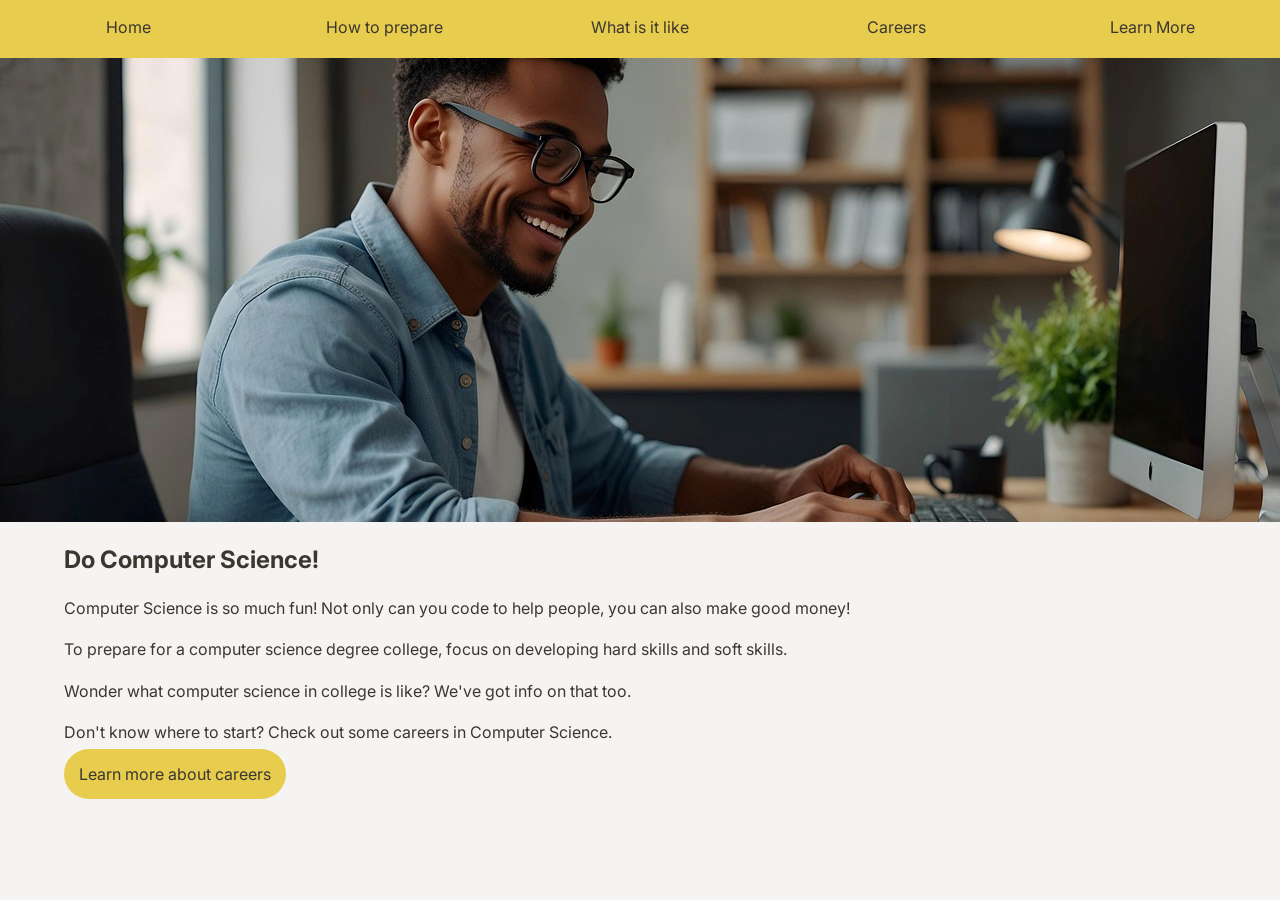
<file: index.html>
<!DOCTYPE html>
<html lang="en">
<head>
    <meta charset="UTF-8">
    <title>Class List</title>
    <meta name="viewport" content="width=device-width, initial-scale=1.0">
    <link rel="stylesheet" href="styling/styling.css">
</head>
<body>
    <script src="components/navbar.js"></script>
    <img class="hero-image" src="images/hero-image.jpg">
    <main>
        <h2>Do Computer Science!</h2>
        <p>Computer Science is so much fun! Not only can you code to help people, you can also make good money!</p>
        <p>To prepare for a computer science degree college, focus on developing hard skills and soft skills.</p>
        <p>Wonder what computer science in college is like? We've got info on that too.</p>
        <p>Don't know where to start? Check out some careers in Computer Science.</p>

        <a class="navbutton" href="./careers.html">Learn more about careers</a>

    </main>
</body>
</html>
</file>
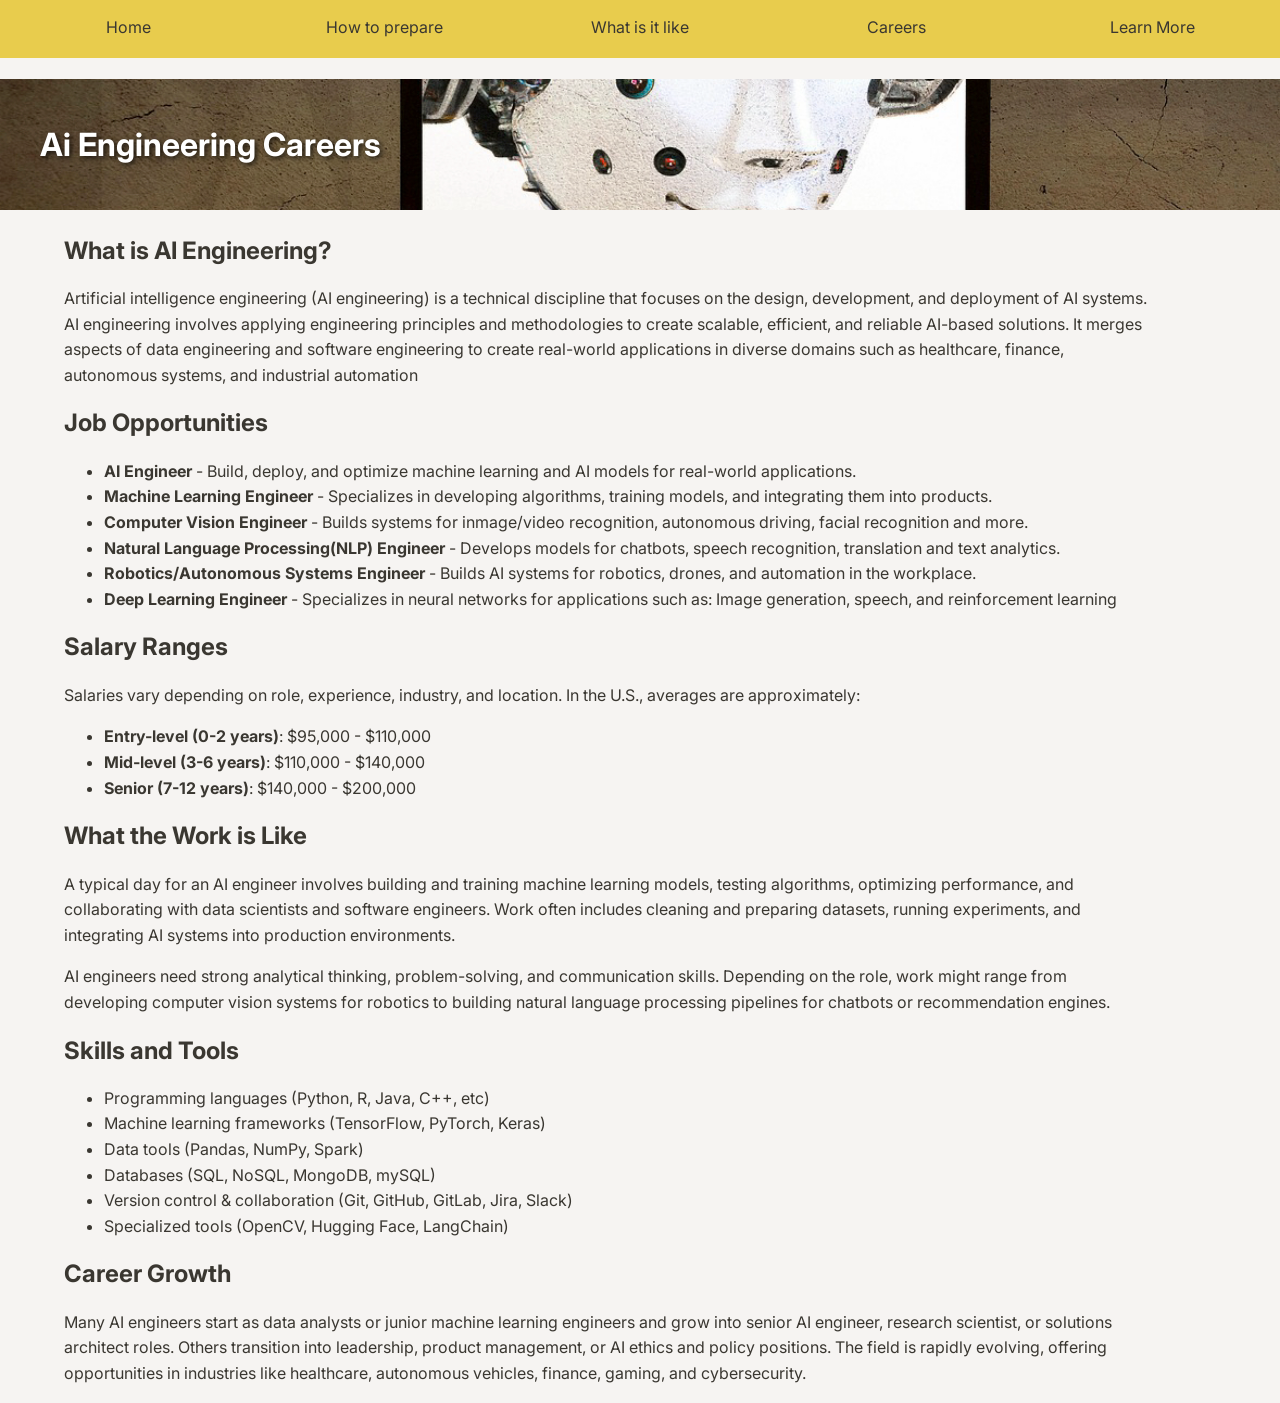
<file: ai-engineer.html>
<!DOCTYPE html>
<html lang="en">
<head>
    <meta charset="UTF-8">
    <title>AI Engineering Careers</title>
    <meta name="viewport" content="width=device-width, initial-scale=1.0">
    <link rel="stylesheet" href="styling/styling.css">
</head>
<body>
    <header>
        <script src="components/navbar.js"></script>
        <h1 class="ai-title">Ai Engineering Careers</h1>
    </header>
    <main>
        

        <h2>What is AI Engineering?</h2>
        <p>
            Artificial intelligence engineering (AI engineering) is a technical discipline that focuses on the design, development, and deployment of AI systems.
            AI engineering involves applying engineering principles and methodologies to create scalable, efficient, and reliable AI-based solutions. 
            It merges aspects of data engineering and software engineering to create real-world applications in diverse domains such as healthcare, 
            finance, autonomous systems, and industrial automation
        </p>

        <h2>Job Opportunities</h2>
        <ul>
            <li><strong>AI Engineer</strong> - Build, deploy, and optimize machine learning and AI models for real-world applications.</li>
            <li><strong>Machine Learning Engineer</strong> - Specializes in developing algorithms, training models, and integrating them into products.</li>
            <li><strong>Computer Vision Engineer</strong> - Builds systems for inmage/video recognition, autonomous driving, facial recognition and more.</li>
            <li><strong>Natural Language Processing(NLP) Engineer</strong> - Develops models for chatbots, speech recognition, translation and text analytics.</li>
            <li><strong>Robotics/Autonomous Systems Engineer</strong> - Builds AI systems for robotics, drones, and automation in the workplace.</li>
            <li><strong>Deep Learning Engineer</strong> - Specializes in neural networks for applications such as: Image generation, speech, and reinforcement learning</li>
        </ul>

        <h2>Salary Ranges</h2>
        <p>
            Salaries vary depending on role, experience, industry, and location. In the U.S., 
            averages are approximately:
        </p>
        <ul>
            <li><strong>Entry-level (0-2 years)</strong>: $95,000 - $110,000</li>
            <li><strong>Mid-level (3-6 years)</strong>: $110,000 - $140,000</li>
            <li><strong>Senior (7-12 years)</strong>: $140,000 - $200,000</li>
        </ul>

        <h2>What the Work is Like</h2>
        <p>
            A typical day for an AI engineer involves building and training machine learning models, 
            testing algorithms, optimizing performance, and collaborating with data scientists and 
            software engineers. Work often includes cleaning and preparing datasets, running experiments, 
            and integrating AI systems into production environments.
        </p>
        <p>
            AI engineers need strong analytical thinking, problem-solving, and communication skills. 
            Depending on the role, work might range from developing computer vision systems for robotics 
            to building natural language processing pipelines for chatbots or recommendation engines.
        </p>

        <h2>Skills and Tools</h2>
        <ul>
            <li>Programming languages (Python, R, Java, C++, etc)</li>
            <li>Machine learning frameworks (TensorFlow, PyTorch, Keras)</li>
            <li>Data tools (Pandas, NumPy, Spark)</li>
            <li>Databases (SQL, NoSQL, MongoDB, mySQL)</li>
            <li>Version control & collaboration (Git, GitHub, GitLab, Jira, Slack)</li>
            <li>Specialized tools (OpenCV, Hugging Face, LangChain)</li>
        </ul>

        <h2>Career Growth</h2>
        <p>
            Many AI engineers start as data analysts or junior machine learning engineers and grow into 
            senior AI engineer, research scientist, or solutions architect roles. Others transition into 
            leadership, product management, or AI ethics and policy positions. The field is rapidly 
            evolving, offering opportunities in industries like healthcare, autonomous vehicles, finance, 
            gaming, and cybersecurity.
        </p>

    </main>

</body>
</html>
</file>
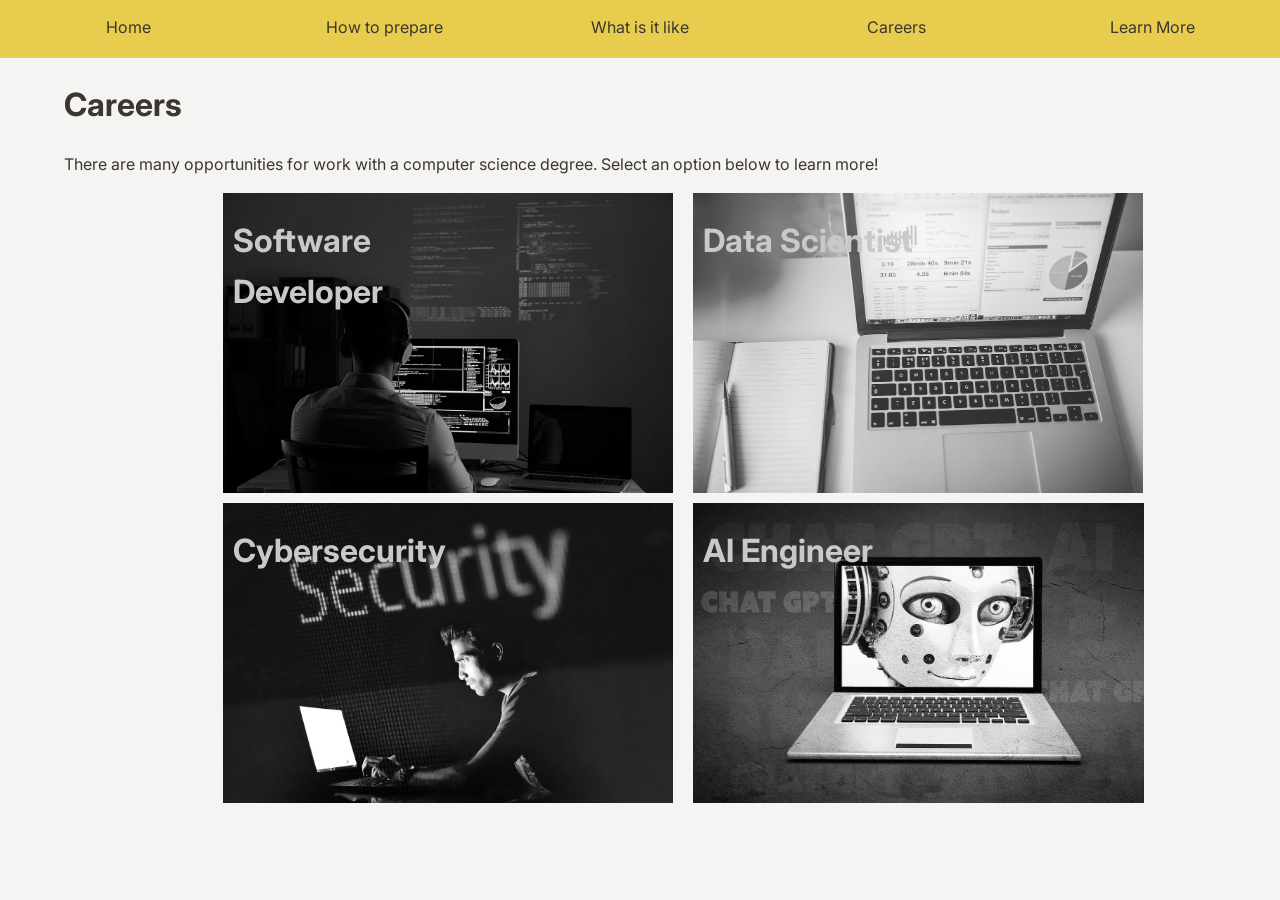
<file: careers.html>
<!DOCTYPE html>
<html lang="en">
<head>
    <meta charset="UTF-8">
    <title>Careers In Computer Science</title>
    <meta name="viewport" content="width=device-width, initial-scale=1.0">
    <link rel="stylesheet" href="styling/styling.css">
</head>
<body>
    <script src="components/navbar.js"></script>
    <main>
        <h1>Careers</h1>
        <p>
           There are many opportunities for work with a computer science degree. Select an option below to learn more!
        </p>
        <div class="careers-grid">
          <div class="careers-grid-item">
              <a href="software-dev.html">
                  <img src="images/software-dev.jpg" alt="Software Development" height="100%">
                  <h1 class="career-title">Software Developer</h1>
              </a>
          </div>
          <div class="careers-grid-item">
              <a href="cyber-security.html">
                  <img src="images/cyber.jpg" alt="Cybersecurity" height="100%">
                  <h1 class="career-title">Cybersecurity</h1>
              </a>
          </div>
          <div class="careers-grid-item">
              <a href="data-analysis.html">
                  <img src="images/data-analyist.jpg" alt="Data Scientist" height="100%">
                  <h1 class="career-title">Data Scientist</h1>
              </a>
          </div>
          <div class="careers-grid-item">
              <a href="ai-engineer.html">
                  <img src="images/ai-engineer.jpg" alt="AI Engineer" height="100%">
                  <h1 class="career-title">AI Engineer</h1>
              </a>
          </div>
        </div>

        <div class="clear"></div>
    </main>
</body>
</html>
</file>
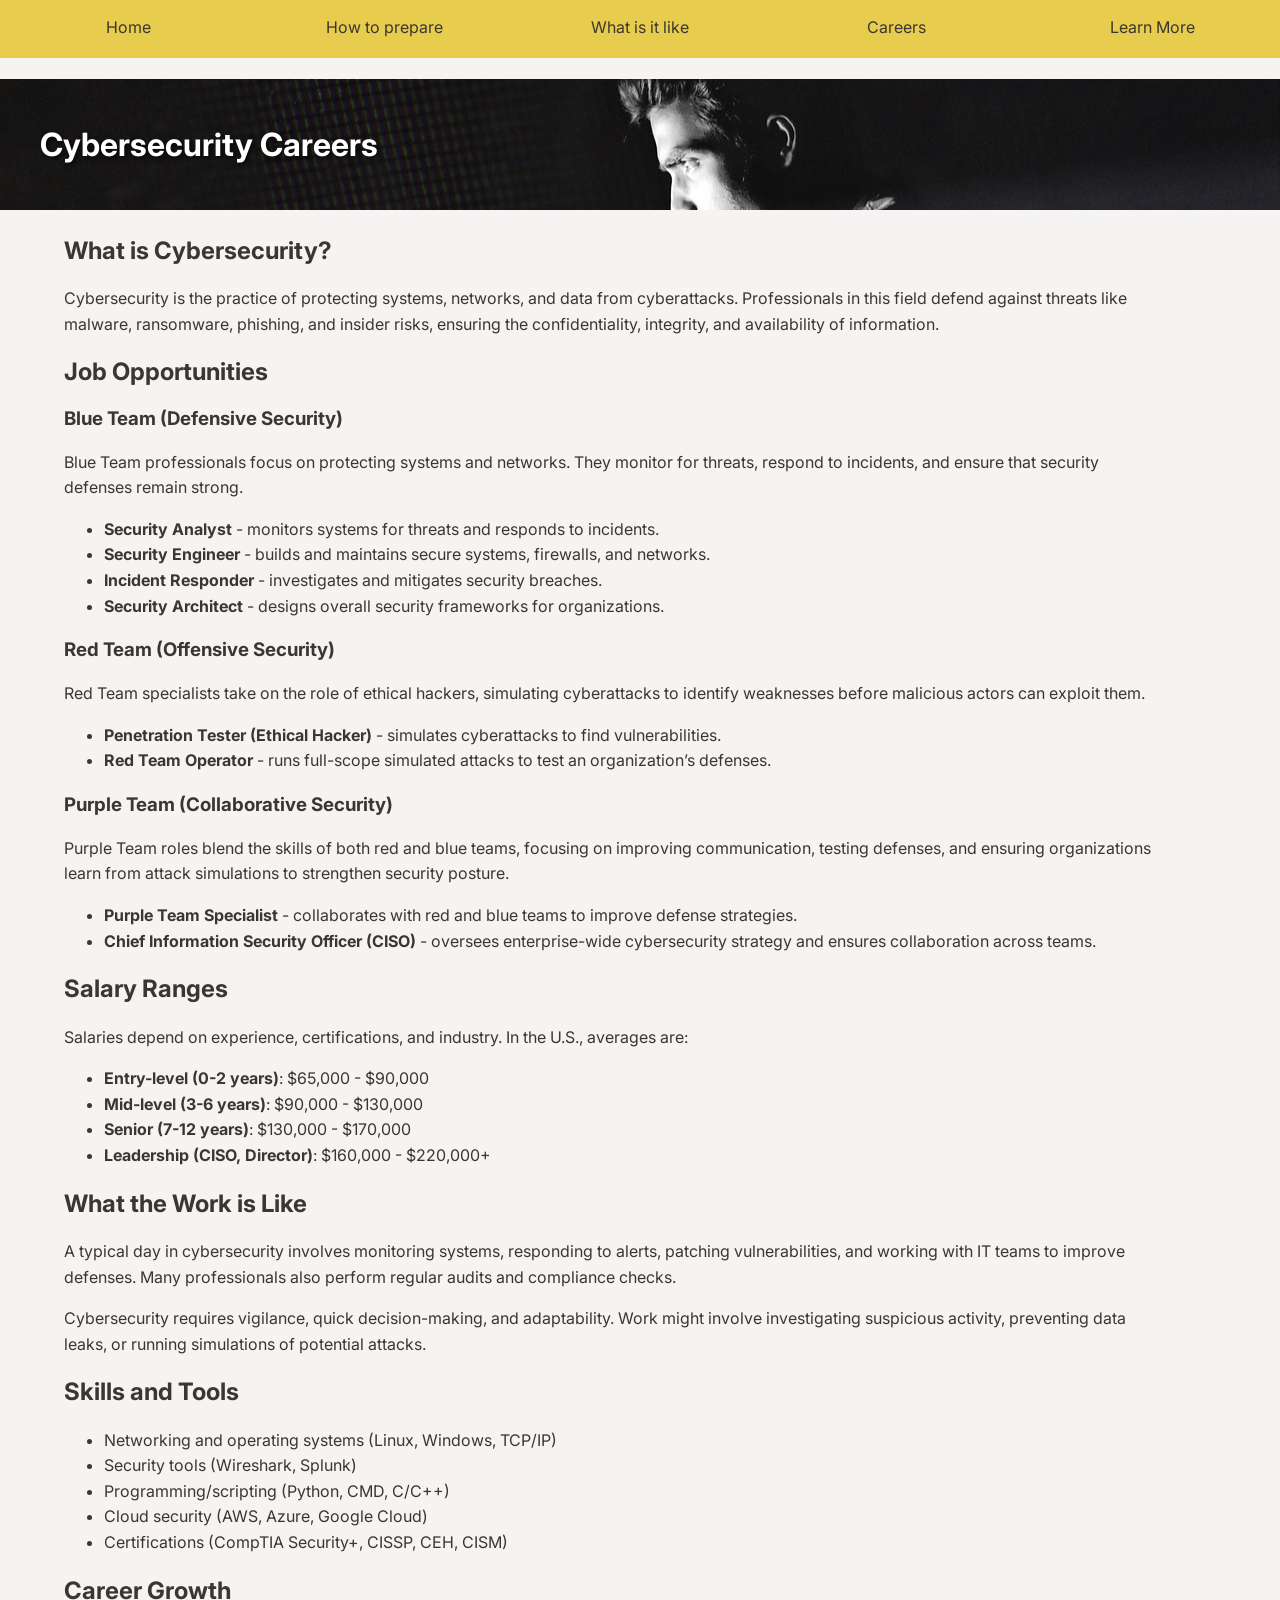
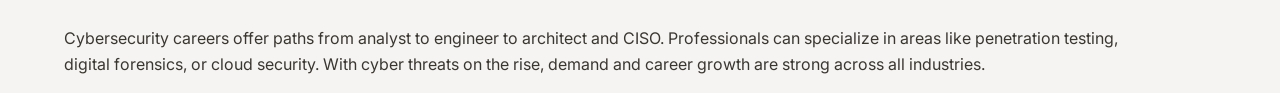
<file: cyber-security.html>
<!DOCTYPE html>
<html lang="en">
<head>
    <meta charset="UTF-8">
    <title>Cybersecurity Careers</title>
    <meta name="viewport" content="width=device-width, initial-scale=1.0">
    <link rel="stylesheet" href="styling/styling.css">
</head>
<body>
    <header>
        <script src="components/navbar.js"></script>

        <h1 class="cs-title">Cybersecurity Careers</h1>
    </header>
    <main>
        
        <h2>What is Cybersecurity?</h2>
        <p>
            Cybersecurity is the practice of protecting systems, networks, and data from cyberattacks. 
            Professionals in this field defend against threats like malware, ransomware, phishing, 
            and insider risks, ensuring the confidentiality, integrity, and availability of information.
        </p>

            <h2>Job Opportunities</h2>

            <h3>Blue Team (Defensive Security)</h3>
            <p>
                Blue Team professionals focus on protecting systems and networks. 
                They monitor for threats, respond to incidents, and ensure that security defenses remain strong.
            </p>
            <ul>
                <li><strong>Security Analyst</strong> - monitors systems for threats and responds to incidents.</li>
                <li><strong>Security Engineer</strong> - builds and maintains secure systems, firewalls, and networks.</li>
                <li><strong>Incident Responder</strong> - investigates and mitigates security breaches.</li>
                <li><strong>Security Architect</strong> - designs overall security frameworks for organizations.</li>
            </ul>

            <h3>Red Team (Offensive Security)</h3>
            <p>
                Red Team specialists take on the role of ethical hackers, simulating cyberattacks 
                to identify weaknesses before malicious actors can exploit them.
            </p>
            <ul>
                <li><strong>Penetration Tester (Ethical Hacker)</strong> - simulates cyberattacks to find vulnerabilities.</li>
                <li><strong>Red Team Operator</strong> - runs full-scope simulated attacks to test an organization’s defenses.</li>
            </ul>

            <h3>Purple Team (Collaborative Security)</h3>
            <p>
                Purple Team roles blend the skills of both red and blue teams, focusing on improving communication, 
                testing defenses, and ensuring organizations learn from attack simulations to strengthen security posture.
            </p>
            <ul>
                <li><strong>Purple Team Specialist</strong> - collaborates with red and blue teams to improve defense strategies.</li>
                <li><strong>Chief Information Security Officer (CISO)</strong> - oversees enterprise-wide cybersecurity strategy and ensures collaboration across teams.</li>
            </ul>


        <h2>Salary Ranges</h2>
        <p>
            Salaries depend on experience, certifications, and industry. In the U.S., averages are:
        </p>
        <ul>
            <li><strong>Entry-level (0-2 years)</strong>: $65,000 - $90,000</li>
            <li><strong>Mid-level (3-6 years)</strong>: $90,000 - $130,000</li>
            <li><strong>Senior (7-12 years)</strong>: $130,000 - $170,000</li>
            <li><strong>Leadership (CISO, Director)</strong>: $160,000 - $220,000+</li>
        </ul>

        <h2>What the Work is Like</h2>
        <p>
            A typical day in cybersecurity involves monitoring systems, responding to alerts, 
            patching vulnerabilities, and working with IT teams to improve defenses. 
            Many professionals also perform regular audits and compliance checks.
        </p>
        <p>
            Cybersecurity requires vigilance, quick decision-making, and adaptability. 
            Work might involve investigating suspicious activity, preventing data leaks, 
            or running simulations of potential attacks.
        </p>

        <h2>Skills and Tools</h2>
        <ul>
            <li>Networking and operating systems (Linux, Windows, TCP/IP)</li>
            <li>Security tools (Wireshark, Splunk)</li>
            <li>Programming/scripting (Python, CMD, C/C++)</li>
            <li>Cloud security (AWS, Azure, Google Cloud)</li>
            <li>Certifications (CompTIA Security+, CISSP, CEH, CISM)</li>
        </ul>

        <h2>Career Growth</h2>
        <p>
            Cybersecurity careers offer paths from analyst to engineer to architect and CISO. 
            Professionals can specialize in areas like penetration testing, digital forensics, 
            or cloud security. With cyber threats on the rise, demand and career growth are strong 
            across all industries.
        </p>
    </main>
</body>
</html>
</file>
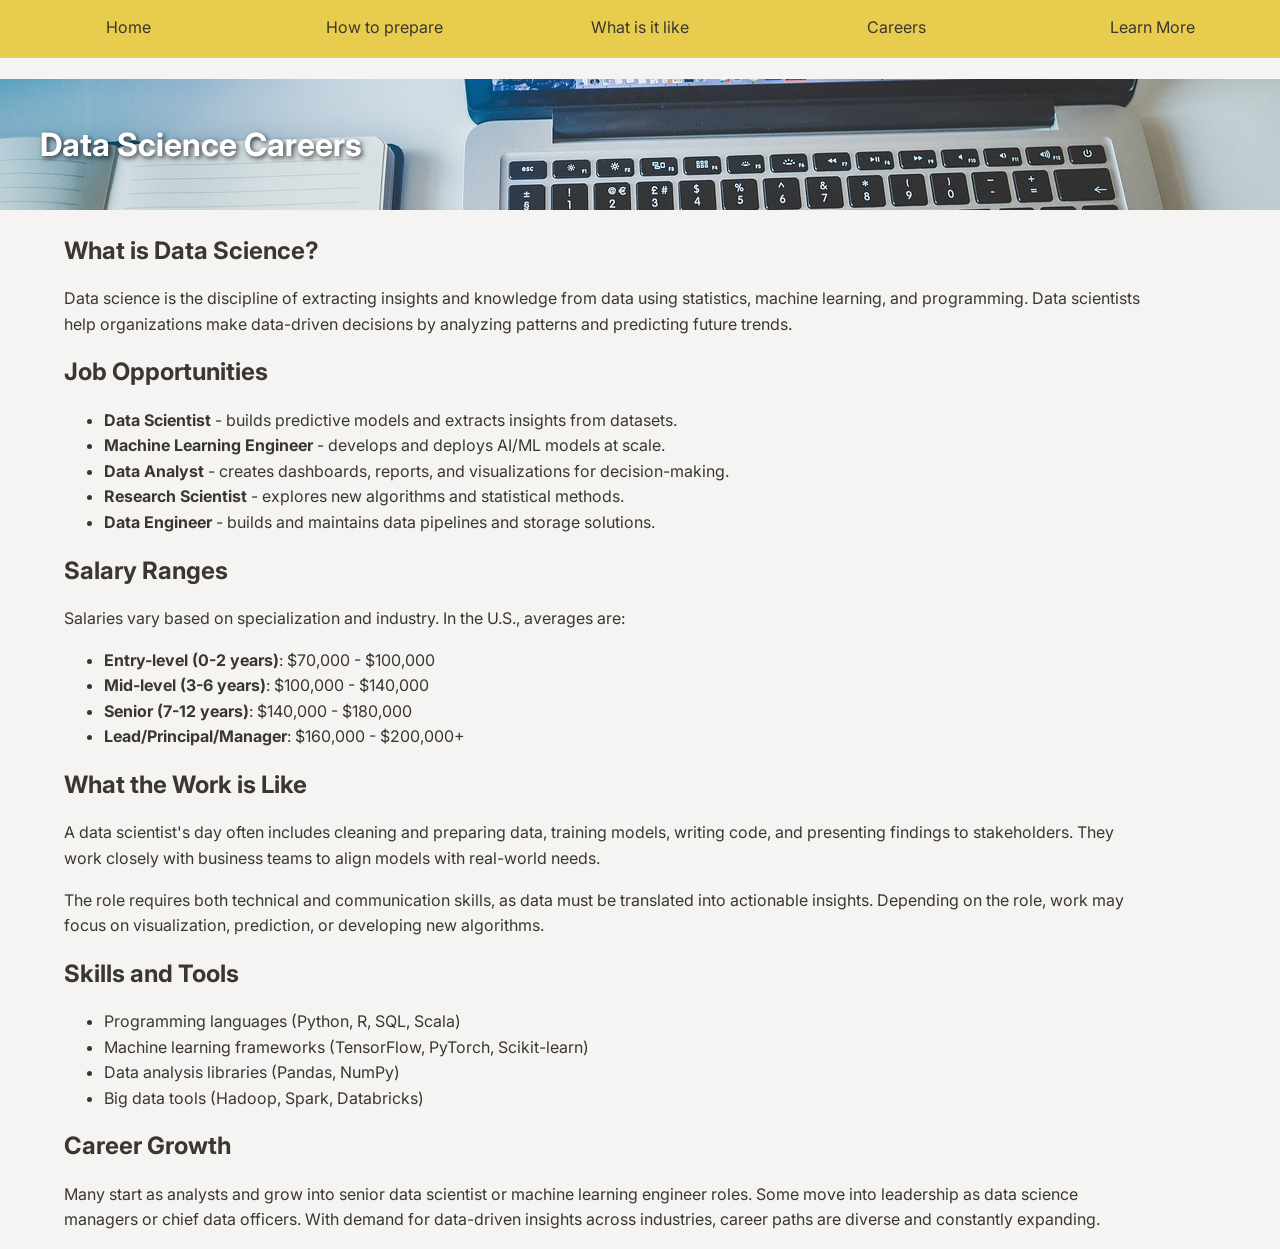
<file: data-analysis.html>
<!DOCTYPE html>
<html lang="en">
<head>
    <meta charset="UTF-8">
    <title>Data Science Careers</title>
    <meta name="viewport" content="width=device-width, initial-scale=1.0">
    <link rel="stylesheet" href="styling/styling.css">
</head>
<body>
    <header>
        <script src="components/navbar.js"></script>

        <h1 class="da-title">Data Science Careers</h1>
    </header>
    <main>
        
        <h2>What is Data Science?</h2>
        <p>
            Data science is the discipline of extracting insights and knowledge from data using 
            statistics, machine learning, and programming. Data scientists help organizations 
            make data-driven decisions by analyzing patterns and predicting future trends.
        </p>

        <h2>Job Opportunities</h2>
        <ul>
            <li><strong>Data Scientist</strong> - builds predictive models and extracts insights from datasets.</li>
            <li><strong>Machine Learning Engineer</strong> - develops and deploys AI/ML models at scale.</li>
            <li><strong>Data Analyst</strong> - creates dashboards, reports, and visualizations for decision-making.</li>
            <li><strong>Research Scientist</strong> - explores new algorithms and statistical methods.</li>
            <li><strong>Data Engineer</strong> - builds and maintains data pipelines and storage solutions.</li>
        </ul>

        <h2>Salary Ranges</h2>
        <p>
            Salaries vary based on specialization and industry. In the U.S., averages are:
        </p>
        <ul>
            <li><strong>Entry-level (0-2 years)</strong>: $70,000 - $100,000</li>
            <li><strong>Mid-level (3-6 years)</strong>: $100,000 - $140,000</li>
            <li><strong>Senior (7-12 years)</strong>: $140,000 - $180,000</li>
            <li><strong>Lead/Principal/Manager</strong>: $160,000 - $200,000+</li>
        </ul>

        <h2>What the Work is Like</h2>
        <p>
            A data scientist's day often includes cleaning and preparing data, training models, 
            writing code, and presenting findings to stakeholders. They work closely with business 
            teams to align models with real-world needs.
        </p>
        <p>
            The role requires both technical and communication skills, as data must be translated 
            into actionable insights. Depending on the role, work may focus on visualization, 
            prediction, or developing new algorithms.
        </p>

        <h2>Skills and Tools</h2>
        <ul>
            <li>Programming languages (Python, R, SQL, Scala)</li>
            <li>Machine learning frameworks (TensorFlow, PyTorch, Scikit-learn)</li>
            <li>Data analysis libraries (Pandas, NumPy)</li>
            <li>Big data tools (Hadoop, Spark, Databricks)</li>
        </ul>

        <h2>Career Growth</h2>
        <p>
            Many start as analysts and grow into senior data scientist or machine learning engineer roles. 
            Some move into leadership as data science managers or chief data officers. 
            With demand for data-driven insights across industries, career paths are diverse 
            and constantly expanding.
        </p>
    </main>
</body>
</html>
</file>
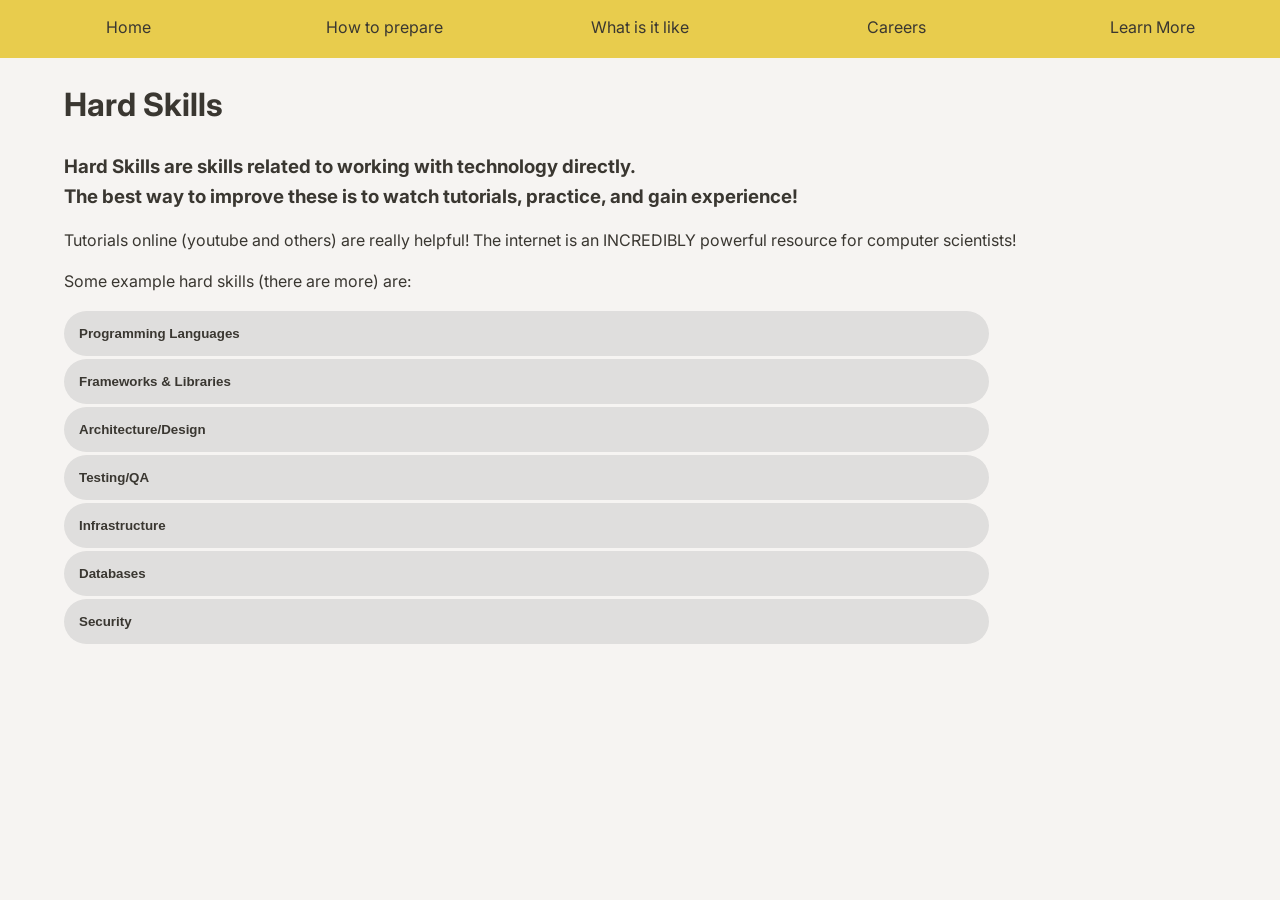
<file: hard-skills.html>
<!DOCTYPE html>
<html lang="en">
<head>
    <meta charset="UTF-8">
    <title>Hard Skills</title>
    <meta name="viewport" content="width=device-width, initial-scale=1.0">
    <link rel="stylesheet" href="../styling/styling.css">
</head>
<body>
    <script src="./components/navbar.js"></script>
    <main>
        <h1>Hard Skills</h1>
        <h3>Hard Skills are skills related to working with technology directly.<br>
             The best way to improve these is to watch tutorials, practice, and gain experience!</h3>
        <p>Tutorials online (youtube and others) are really helpful! The internet is an INCREDIBLY powerful resource for computer scientists!</p>
        <p>Some example hard skills (there are more) are:</p>
            <button class="accordion">Programming Languages</button>
                <div class="panel">
                    <p>The primary skill for any developer, what languages you know directly influence your job abilities. What's most important is to know one very well, that way you can apply the skills you learn to all the others! Some popular languages include: Python, C++, Java, and Javascript.</p>
                </div>
            <button class="accordion">Frameworks & Libraries</button>
                <div class="panel">
                    <p>A subset of programming languages, frameworks and libraries simplify the jobs of developers. Knowing popular ones may open doors for job opportunities, or give you insights on ways to simplify projects. These exist for any language, so find an interest you have, and look into popular frameworks!</p>
                </div>
            <button class="accordion">Architecture/Design</button>
                <div class="panel">
                    <p>There are many ways to solve a problem in Computer Science. Finding the best way possible and being able to articulate that is an incredibly important skill, especially if you work in a small team.</p>
                </div>
            <button class="accordion">Testing/QA</button>
                <div class="panel">
                    <p>Almost all software needs to be properly tested before end users access it. Finding unintended behavior, workarounds, and exploits can ensure safer, better code is given to users. Knowing how to find weaknesses in code, exploit, and demonstrate them will be great for any QA or cyber career.</p>
                </div>
            <button class="accordion">Infrastructure</button>
                <div class="panel">
                    <p>All code has to run somewhere. Knowing the key components for servers and hardware is an important field in Computer Science. Most developers don't like messing with infrastructure things, so having skills might set you apart!</p>
                </div>
            <button class="accordion">Databases</button>
                <div class="panel">
                    <p>Huge amounts of data are stored online. Knowing how different databases work will be a great skill in the Information Age. Being able to query the data to produce meaningful results will set you on a great path for database administration or data science.</p>
                </div>
            <button class="accordion">Security</button>
                <div class="panel">
                    <p>Some incredibly important functions are now run through the internet. Things like banking, payments, and heaps of personal information are stored online. Knowing how to secure this data keeps your customers safe and prevents lawsuits. Win-win!</p>
                </div>                
    </main>
</body>
    <script src="./components/accordion.js"></script>
</html>
</file>
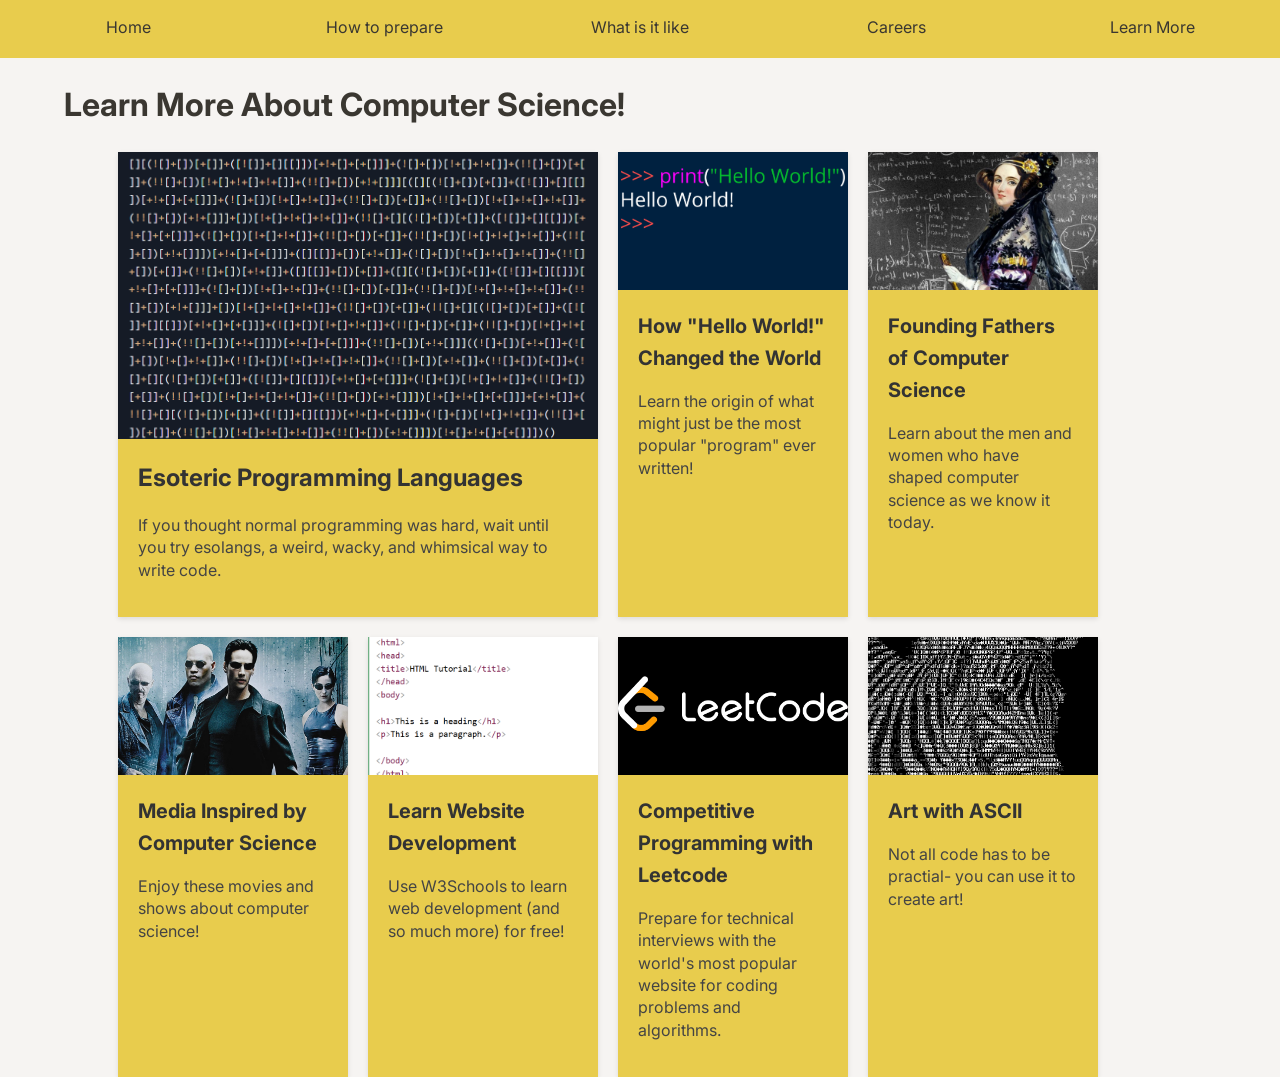
<file: learnmore.html>
<!DOCTYPE html>
<html lang="en">
    <head>
        <meta charset="UTF-8">
        <title>Learn More</title>
        <meta name="viewport" content="width=device-width, initial-scale=1.0">
        <link rel="stylesheet" href="styling/styling.css">
        <style> /*this styling is specific to this page only. styling for the whole site is linked above.*/
              .band {
                width: 90%;
                max-width: 1240px;
                margin: 0 auto;
                
                display: grid;
                
                grid-template-columns: 1fr;
                grid-template-rows: auto;
                grid-gap: 20px;
                
                @media (min-width: 30em) {
                  grid-template-columns: 1fr 1fr;
                }
                
                @media (min-width: 60em) {
                  grid-template-columns: repeat(4, 1fr);
                }
              }
              
              .card {
                background: #e8cc4d;
                text-decoration: none;
                color: #444;
                box-shadow: 0 2px 5px rgba(0,0,0,0.1);
                display: flex;
                flex-direction: column;
                min-height: 100%;
                
                /*hover */
                position: relative;
                top: 0;
                transition: all .1s ease-in;
                  
                /* hover state for .card */
                .card:hover {
                  top: -2px;
                  box-shadow: 0 4px 5px rgba(0,0,0,0.2);
                }
                
                article {
                  padding: 20px;
                  flex: 1;
                  
                  display: flex;
                  flex-direction: column;
                  justify-content: space-between;
                }
                
                h1 {
                  font-size: 20px;
                  margin: 0;
                  color: #333;
                }
                
                p {
                  flex: 1;
                  line-height: 1.4;
                }
                
                span {
                  font-size: 12px;
                  font-weight: bold;
                  color: #999;
                  text-transform: uppercase;
                  letter-spacing: .05em;
                  margin: 2em 0 0 0;
                }
                
                .thumb {
                  padding-bottom: 60%;
                  background-size: cover;
                  background-position: center center;
                }
              }
              
              .item-1 {
                @media (min-width: 60em) {
                  grid-column: 1 / span 2;
                  h1 {
                    font-size: 24px;
                  }
                }
              }
            </style>
    </head>    
    
  <body>
      <script src="components/navbar.js"></script>
  <main>
    <h1>Learn More About Computer Science!</h1>
      <div class="band">
        <div class="item-1">
          <a href="https://ourcodeworld.com/articles/read/427/top-10-most-complex-and-bizarre-esoteric-programming-languages" class="card">
            <div class="thumb" style="background-image: url(assets/ss-esolang.png);"></div>
            <article>
              <h1>Esoteric Programming Languages</h1>
              <p>If you thought normal programming was hard, wait until you try esolangs, a weird, wacky, and whimsical way to write code.</p>
            </article>
          </a>
        </div>
        <div class="item-2">
          <a href="https://www.hackerrank.com/blog/the-history-of-hello-world/" class="card">
            <div class="thumb" style="background-image: url(assets/ss-helloworld.jpeg);"></div>
            <article>
              <h1>How "Hello World!" Changed the World</h1>
              <p> Learn the origin of what might just be the most popular "program" ever written!</p>
            </article>
          </a>
        </div>
        <div class="item-3">
          <a href="https://www.rasmussen.edu/degrees/technology/blog/famous-computer-scientists-who-impacted-the-industry/" class="card">
            <div class="thumb" style="background-image: url(assets/ss-adalovelace.jpg);"></div>
            <article>
              <h1>Founding Fathers of Computer Science</h1>
              <p>Learn about the men and women who have shaped computer science as we know it today.</p>
            </article>
          </a>
        </div>
        <div class="item-4">
          <a href="https://www.computersciencedegreehub.com/movies-about-computer-science/" class="card">
            <div class="thumb" style="background-image: url(assets/ss-matrix.avif);"></div>
            <article>
              <h1>Media Inspired by Computer Science</h1>
              <p>Enjoy these movies and shows about computer science!</p>
            </article>
          </a>
        </div>
        <div class="item-5">
          <a href="https://www.w3schools.com/" class="card">
            <div class="thumb" style="background-image: url(assets/ss-htmlex.png);"></div>
            <article>
              <h1>Learn Website Development</h1>
              <p> Use W3Schools to learn web development (and so much more) for free!</p>
            </article>
          </a>
        </div>
        <div class="item-6">
          <a href="https://leetcode.com/" class="card">
            <div class="thumb" style="background-image: url(assets/ss-leetcode.png);"></div>
            <article>
              <h1>Competitive Programming with Leetcode</h1>
              <p>Prepare for technical interviews with the world's most popular website for coding problems and algorithms.</p>
            </article>
          </a>
        </div>
        <div class="item-7">
          <a href="https://www.asciiart.eu/" class="card">
            <div class="thumb" style="background-image: url(assets/ss-asciizebra.png);"></div>
            <article>
              <h1>Art with ASCII</h1>
              <p>Not all code has to be practial- you can use it to create art!</p>
            </article>
          </a>
        </div>
      </div>
    </main>
</html>
</file>
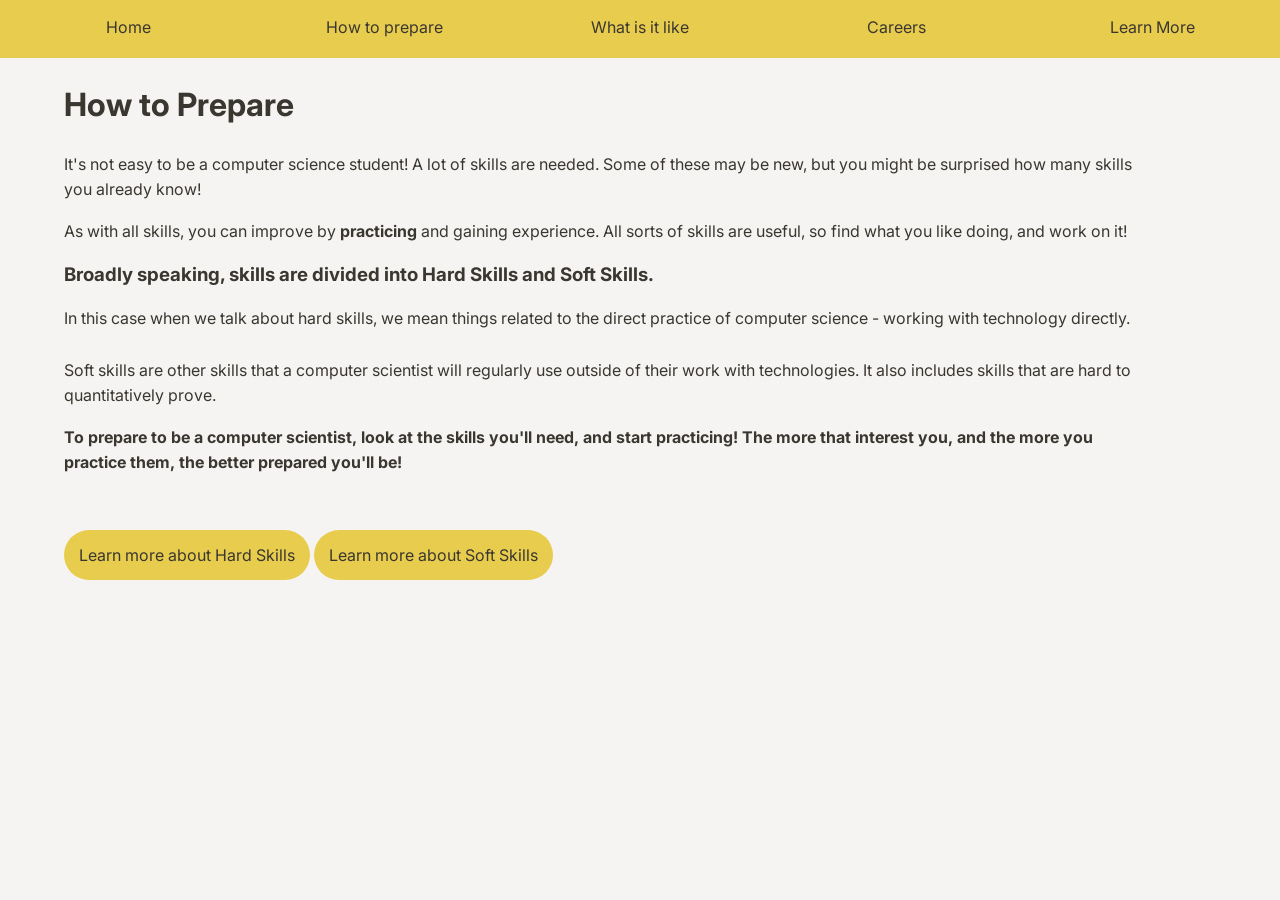
<file: skills.html>
<!DOCTYPE html>
<html lang="en">
<head>
    <meta charset="UTF-8">
    <title>How To Prepare</title>
    <meta name="viewport" content="width=device-width, initial-scale=1.0">
    <link rel="stylesheet" href="styling/styling.css">
</head>
<body>
        <script src="components/navbar.js"></script>
    <main>
        <h1>How to Prepare</h1>
        <p>It's not easy to be a computer science student! A lot of skills are needed. Some of these may be new, but you might be surprised how many skills you already know!</p>
        <p>As with all skills, you can improve by <strong>practicing</strong> and gaining experience. All sorts of skills are useful, so find what you like doing, and work on it!</p>
        <h3>Broadly speaking, skills are divided into <strong>Hard Skills</strong> and <strong>Soft Skills</strong>.<br></h3>
        <p>
        In this case when we talk about hard skills, we mean things related to the direct practice of computer science - working with technology directly. <br><br>
        Soft skills are other skills that a computer scientist will regularly use outside of their work with technologies. It also includes skills that are hard to quantitatively prove.
        <h4>To prepare to be a computer scientist, look at the skills you'll need, and start practicing! The more that interest you, and the more you practice them, the better prepared you'll be!</h4>
        </p>
        <br><br>
        <a class="navbutton" href="./hard-skills.html">Learn more about Hard Skills</a>
        <a class="navbutton" href="./soft-skills.html">Learn more about Soft Skills</a>
    </main>
</body>
</html>
</file>
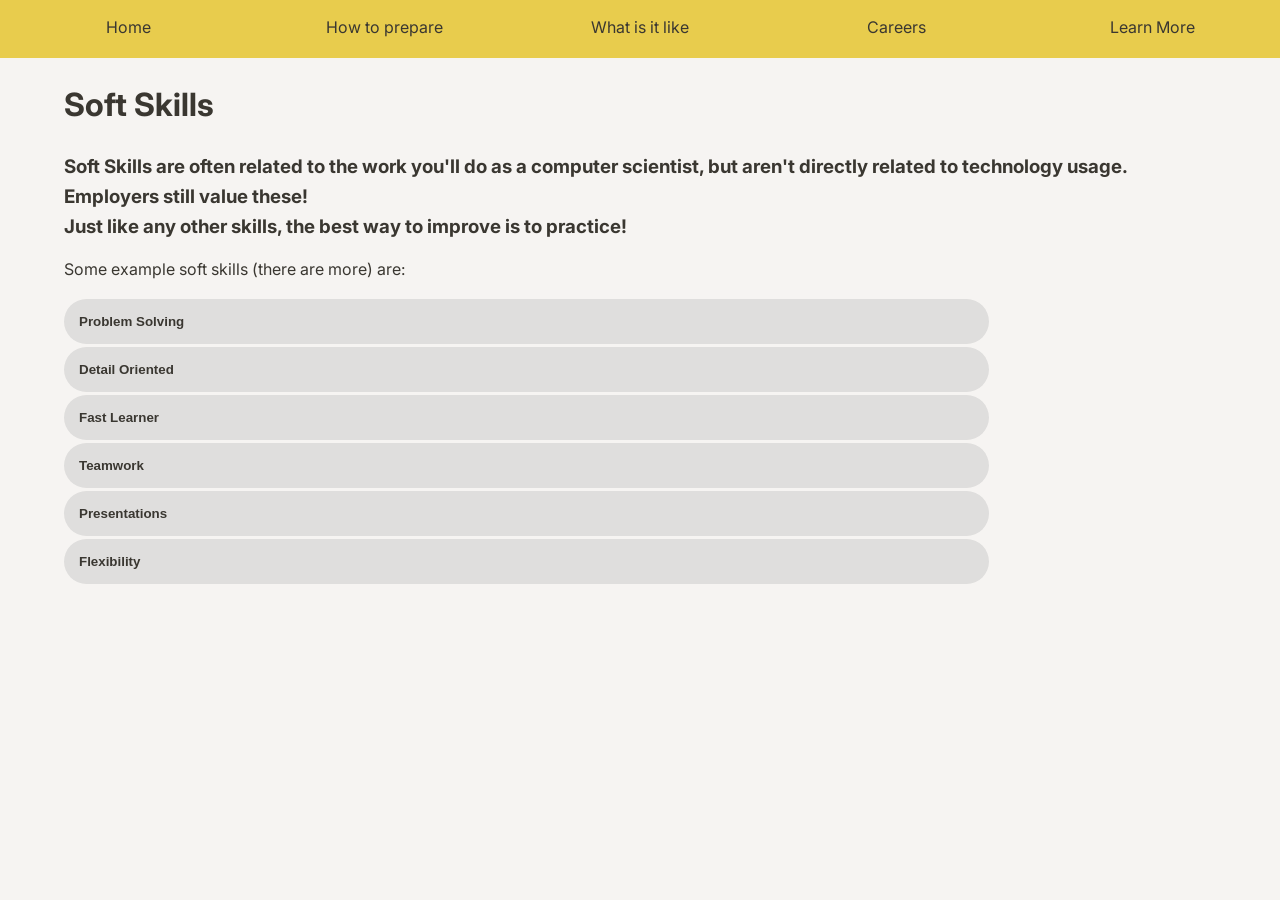
<file: soft-skills.html>
<!DOCTYPE html>
<html lang="en">
<head>
    <meta charset="UTF-8">
    <title>Soft Skills</title>
    <meta name="viewport" content="width=device-width, initial-scale=1.0">
    <link rel="stylesheet" href="../styling/styling.css">
</head>
<body>
    <script src="./components/navbar.js"></script>
    <main>
        <h1>Soft Skills</h1>
        <h3>Soft Skills are often related to the work you'll do as a computer scientist, but aren't directly related to technology usage. Employers still value these!<br>
        Just like any other skills, the best way to improve is to practice!</h3>
        <p>Some example soft skills (there are more) are:</p>
            <button class="accordion">Problem Solving</button>
                <div class="panel">
                    <p>An incredibly important skill for a computer scientist! For many careers in the industry, problem solving is essential. Many developers think of their work as continually solving small problems, until eventually the app is made.</p>
                </div>
            <button class="accordion">Detail Oriented</button>
                <div class="panel">
                    <p>Working with software often requires attention to detail. Computers are very exact, unlike humans, and will not correct for slight errors. Computer Scientists need to be able to accurately identify and fix problems with obscure edge-cases.</p>
                </div>
            <button class="accordion">Fast Learner</button>
                <div class="panel">
                    <p>Many jobs will have you work with new technologies, languages, frameworks, or entirely new responsibilities. Technologies evolve over time, and you may entirely change job fields. Being able to identify similar patterns and learning new technologies quickly will be a great help! Practicing this skill mostly comes down to learning more and more technologies, and trying to draw connections between them.</p>
                </div>
                <button class="accordion">Teamwork</button>
                    <div class="panel">
                        <p>Most computer scientists work in teams, so being able to work with others quickly and effectively will be a great help to you and any future supervisor.</p>
                </div>
                <button class="accordion">Presentations</button>
                    <div class="panel">
                        <p>Like other job fields, you'll often have to present your work and findings to another colleague, your team, a client, or another third party. Knowing how to create a presentation and deliver it effectively can be great for displaying your skills to others.</p>
                </div>
                <button class="accordion">Flexibility</button>
                    <div class="panel">
                        <p>Computer Scientists often have changing requirements, inflexible clients, and a whole host of other problems. Being able to be adaptable to changes will greatly improve your happiness and productivity.</p>
                </div>
    </main>
</body>
    <script src="./components/accordion.js"></script>
</html>
</file>
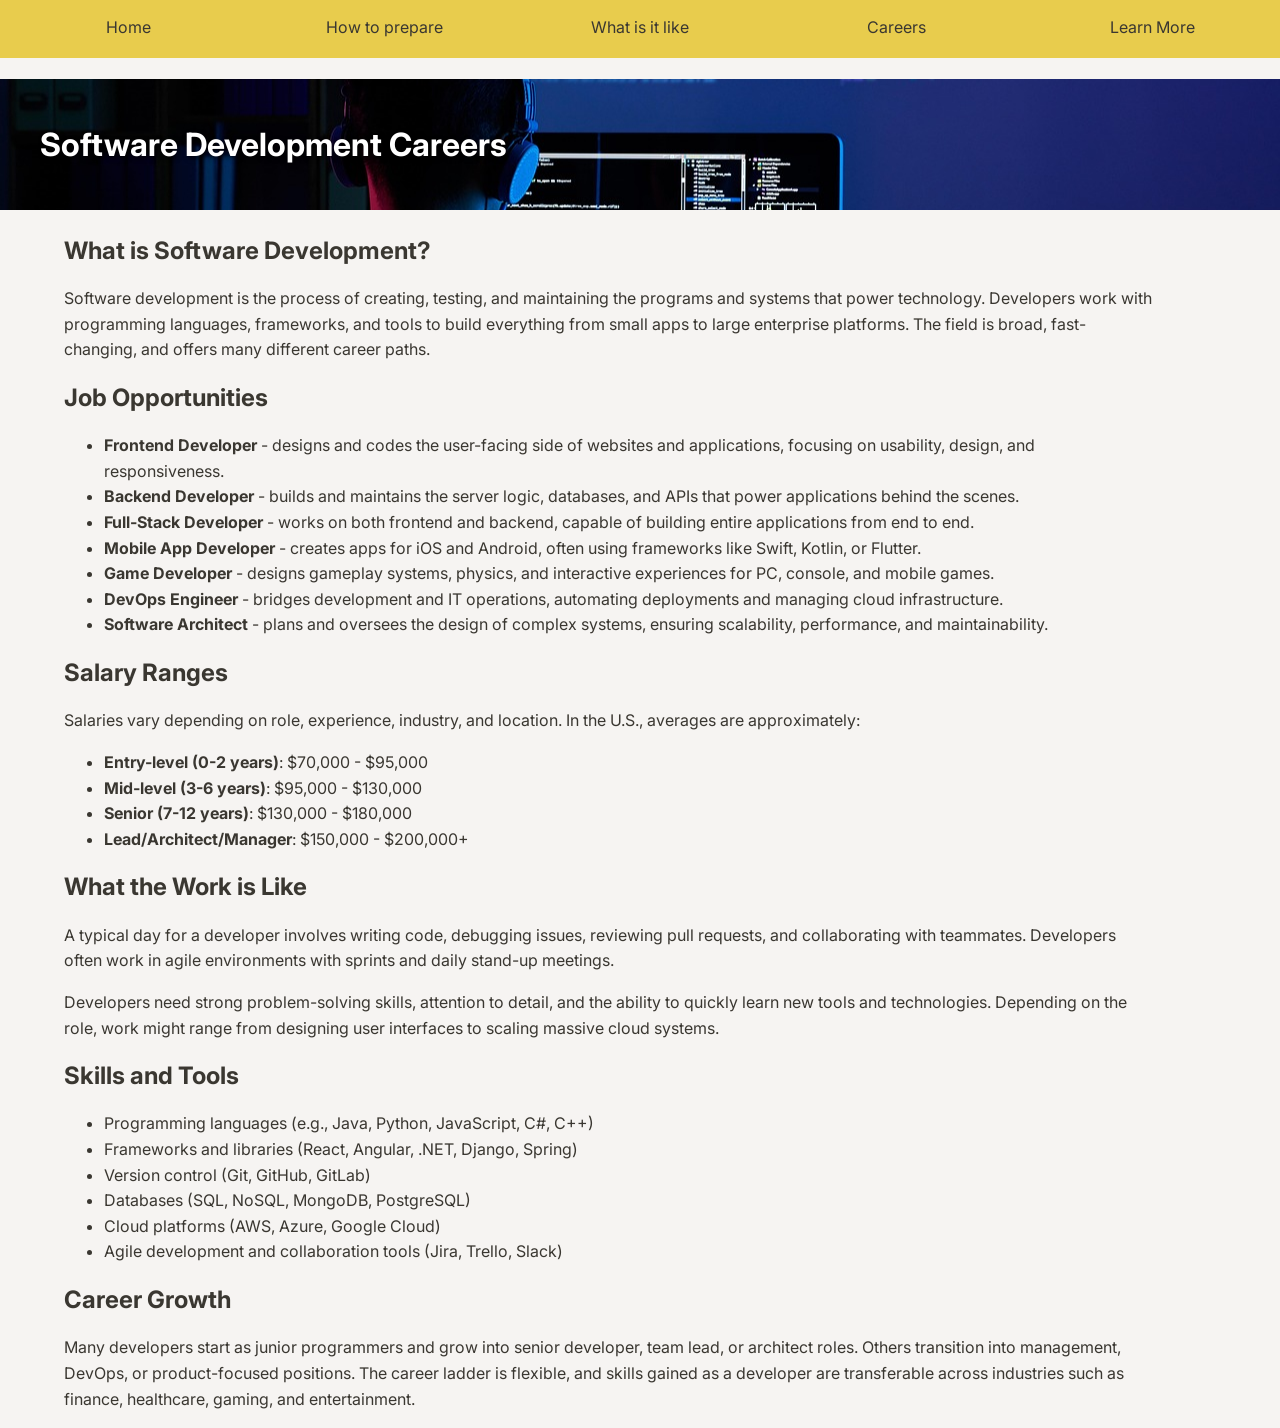
<file: software-dev.html>
<!DOCTYPE html>
<html lang="en">
<head>
    <meta charset="UTF-8">
    <title>Software Development Careers</title>
    <meta name="viewport" content="width=device-width, initial-scale=1.0">
    <link rel="stylesheet" href="styling/styling.css">
</head>
<body>
    <header>
        <script src="components/navbar.js"></script>

        <h1 class="se-title">Software Development Careers</h1>
    </header>
    <main>
        

        <h2>What is Software Development?</h2>
        <p>
            Software development is the process of creating, testing, and maintaining the 
            programs and systems that power technology. Developers work with programming languages, 
            frameworks, and tools to build everything from small apps to large enterprise platforms. 
            The field is broad, fast-changing, and offers many different career paths.
        </p>

        <h2>Job Opportunities</h2>
        <ul>
            <li><strong>Frontend Developer</strong> - designs and codes the user-facing side of websites 
                and applications, focusing on usability, design, and responsiveness.</li>
            <li><strong>Backend Developer</strong> - builds and maintains the server logic, databases, 
                and APIs that power applications behind the scenes.</li>
            <li><strong>Full-Stack Developer</strong> - works on both frontend and backend, capable of 
                building entire applications from end to end.</li>
            <li><strong>Mobile App Developer</strong> - creates apps for iOS and Android, often using 
                frameworks like Swift, Kotlin, or Flutter.</li>
            <li><strong>Game Developer</strong> - designs gameplay systems, physics, and interactive 
                experiences for PC, console, and mobile games.</li>
            <li><strong>DevOps Engineer</strong> - bridges development and IT operations, automating 
                deployments and managing cloud infrastructure.</li>
            <li><strong>Software Architect</strong> - plans and oversees the design of complex systems, 
                ensuring scalability, performance, and maintainability.</li>
        </ul>

        <h2>Salary Ranges</h2>
        <p>
            Salaries vary depending on role, experience, industry, and location. In the U.S., 
            averages are approximately:
        </p>
        <ul>
            <li><strong>Entry-level (0-2 years)</strong>: $70,000 - $95,000</li>
            <li><strong>Mid-level (3-6 years)</strong>: $95,000 - $130,000</li>
            <li><strong>Senior (7-12 years)</strong>: $130,000 - $180,000</li>
            <li><strong>Lead/Architect/Manager</strong>: $150,000 - $200,000+</li>
        </ul>

        <h2>What the Work is Like</h2>
        <p>
            A typical day for a developer involves writing code, debugging issues, reviewing 
            pull requests, and collaborating with teammates. Developers often work in agile 
            environments with sprints and daily stand-up meetings.
        </p>
        <p>
            Developers need strong problem-solving skills, attention to detail, and the ability 
            to quickly learn new tools and technologies. Depending on the role, work might range 
            from designing user interfaces to scaling massive cloud systems.
        </p>

        <h2>Skills and Tools</h2>
        <ul>
            <li>Programming languages (e.g., Java, Python, JavaScript, C#, C++)</li>
            <li>Frameworks and libraries (React, Angular, .NET, Django, Spring)</li>
            <li>Version control (Git, GitHub, GitLab)</li>
            <li>Databases (SQL, NoSQL, MongoDB, PostgreSQL)</li>
            <li>Cloud platforms (AWS, Azure, Google Cloud)</li>
            <li>Agile development and collaboration tools (Jira, Trello, Slack)</li>
        </ul>

        <h2>Career Growth</h2>
        <p>
            Many developers start as junior programmers and grow into senior developer, team lead, 
            or architect roles. Others transition into management, DevOps, or product-focused 
            positions. The career ladder is flexible, and skills gained as a developer are 
            transferable across industries such as finance, healthcare, gaming, and entertainment.
        </p>
    </main>

</body>
</html>
</file>
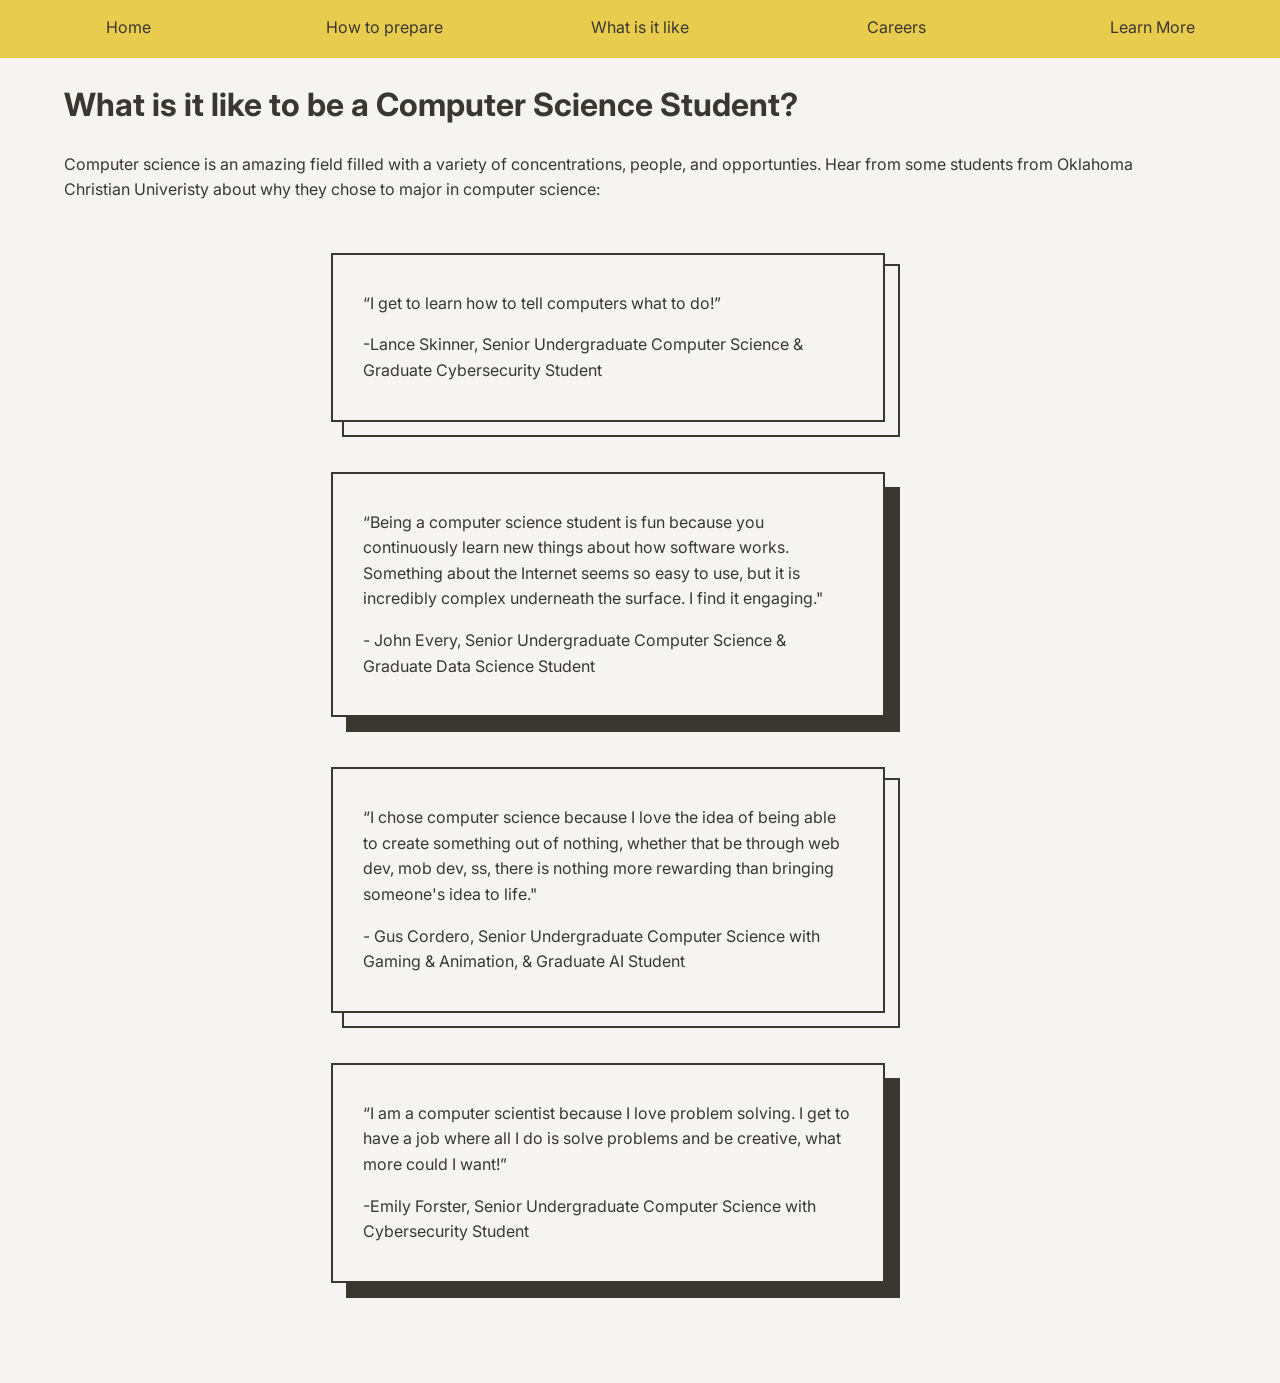
<file: whatisitlike.html>
<!DOCTYPE html>
<html lang="en">
    <head>
        <meta charset="UTF-8">
        <title>What Is It Like?</title>
        <meta name="viewport" content="width=device-width, initial-scale=1.0">
        <link rel="stylesheet" href="styling/styling.css">
        <style> /*this styling is specific to this page only. styling for the whole site is linked above.*/
             .wrapper {
               margin: 0 auto;
               width: 90%;
               padding-bottom: 50px;
             }
 
              blockquote {
               background: #f6f4f2;
               padding: 20px 30px 20px 30px;
               margin: 50px auto;
               width: 50%;
               max-width: 500px;
             }

             .regular {
               border: solid 2px;
               padding: 20px 30px 20px 30px;
               box-shadow: 13px 13px 0 0 #f6f4f2,
                           15px 15px 0 0 #3a3731,
                           15px 11px 0 0 #3a3731,
                           11px 15px 0 0 #3a3731;
             }

            .filled {
                border: solid 2px;
                box-shadow: 15px 15px 0 0 #3a3731;
            }
        </style>
    </head>
    
<body>
    <script src="components/navbar.js"></script>
    <main>
        <h1>What is it like to be a Computer Science Student?</h1>
        <p>
            Computer science is an amazing field filled with a variety of concentrations, people, and opportunties.
            Hear from some students from Oklahoma Christian Univeristy about why they chose to major in computer science:
        </p>

        <div class="wrapper">
            <blockquote class="regular">
              <p>
                “I get to learn how to tell computers what to do!”
              </p>
              <p>-Lance Skinner, Senior Undergraduate Computer Science & Graduate Cybersecurity Student
              </P>
            </blockquote>
            <blockquote class="filled">
              <p>
                “Being a computer science student is fun because you continuously learn new things about how software works. Something about the Internet seems so easy to use, but it is incredibly complex underneath the surface. I find it engaging."
              </p>
              <p>- John Every, Senior Undergraduate Computer Science & Graduate Data Science Student 
              </p>
            </blockquote>
            <blockquote class="regular">
              <p>
                “I chose computer science because I love the idea of being able to create something out of nothing, whether that be through web dev, mob dev, ss, there is nothing more rewarding than bringing someone's idea to life."
              </p>
              <p>
             - Gus Cordero, Senior Undergraduate Computer Science with Gaming & Animation, & Graduate AI Student 
              </p>
            </blockquote>
          <blockquote class="filled">
              <p>
                “I am a computer scientist because I love problem solving. I get to have a job where all I do is solve problems and be creative, what more could I want!”
              </p>
            <p>
              -Emily Forster, Senior Undergraduate Computer Science with Cybersecurity Student  
            </p>
            </blockquote>
        </div>
    </main>
</body>
</html>
</file>
<file: styling/styling.css>
/* font */
@import url('https://fonts.googleapis.com/css2?family=Inter:wght@400;600;700&display=swap');

/* base styling */

body {
  margin:0;
  padding: 0;
  background-color: #f6f4f2;
  color: #3a3731;
  font-family: 'Inter', sans-serif;
  line-height: 1.6;
}

main{
  margin-left: 5%;
  margin-right:10%;
}


/* headers are bolded */
h2, h3, h4, h5, h6 {
  font-weight: 700; 
  margin: 0.5em 0;
}

/* accent coloring for links */
a {
  color: #e8cc4d;
  text-decoration: none;
  transition: color 0.3s ease;
}

/* coloring for hovering on links */
a:hover {
  color: #d4b63f;
}

/* button styling */
button,
.btn {
  background-color: #e8cc4d;
  color: #3a3731;
  border: none;
  padding: 0.75em 1.25em;
  border-radius: 9999px; /* pill-shaped */
  font-weight: 600;
  cursor: pointer;
  transition: background 0.3s ease;
}

/* coloring for hovering on buttons */ 
button:hover,
.btn:hover {
  background-color: #d4b63f;
}

/* nav bar styling */
.navbar {
  background-color: #f6f4f2;
  border-bottom: 2px solid #e8cc4d;
  display: flex;
  justify-content: center; 
  position: sticky; 
  top: 0;
  z-index: 1000;
}

.navbar a{
  display:inline-block;
  padding: 15px;
  background-color: #e8cc4d;
  color:#3a3731;
  text-decoration: none;
  width: 100%;
  text-align: center;
}
.navbar a:hover{
  color:#e8cc4d;
  background-color: #3a3731;
}
.se-title {
    background-image: url("../images/software-dev.jpg"); 
    background-size: cover;
    background-position: center;
    color: white;             
    padding: 40px;        
    text-shadow: 2px 2px 5px rgba(0,0,0,0.7);
}
.ai-title {
    background-image: url("../images/ai-engineer.jpg"); 
    background-size: cover;
    background-position: center;
    color: white;             
    padding: 40px;        
    text-shadow: 2px 2px 5px rgba(0,0,0,0.7);
}
.da-title {
    background-image: url("../images/data-analyist.jpg"); 
    background-size: cover;
    background-position: center;
    color: white;             
    padding: 40px;        
    text-shadow: 2px 2px 5px rgba(0,0,0,0.7);
}
.cs-title {
    background-image: url("../images/cyber.jpg"); 
    background-size: cover;
    background-position: center;
    color: white;             
    padding: 40px;        
    text-shadow: 2px 2px 5px rgba(0,0,0,0.7);
}
.navbutton{
  padding:15px;
  background-color: #e8cc4d;
  color:#3a3731;
  border-radius: 9999px;
}
.accordion {
  background-color: #dfdedd;
  cursor: pointer;
  padding: 15px;
  margin-bottom: 3px;
  width: 85%;
  text-align: left;
}
.panel {
  background-color: #f6f4f2;
  width:85%;
  padding-left:15px;
  display: none;
  overflow: hidden;
}

/* Careers Landing Page */
@media screen and (max-width:1199px) {
  /* 900 px or smaller */
  /* Just show one item at a time */
  .careers-grid {
    display: grid;
    grid: 300px 300px 300px 300px / auto-flow;
    justify-content: space-evenly;
    gap: 10px;
  }
}
@media screen and (min-width: 1200px) {
  /* >= 900px screen width can show two columns */
  .careers-grid {
    display: grid;
    grid: 300px 300px / auto-flow;
    justify-content: space-evenly;
    gap: 10px;
  }
}

.careers-grid div * {
  filter: grayscale(1);
  transition: 500ms;
}

.careers-grid-item {
  width: 300px;
}
.careers-grid-item img {
  position: absolute;
  height: 300px;
}
.career-title {
  color: #e8cc4d;;
  position: relative;
  padding-left: 10px;
}

.careers-grid :hover * {
  filter: grayscale(0);
  cursor: pointer;
}
/* Home Page */
.hero-image {
  width: 100%;
}

/* Home Page */
.hero-image {
  width: 100%;
}
</file>
